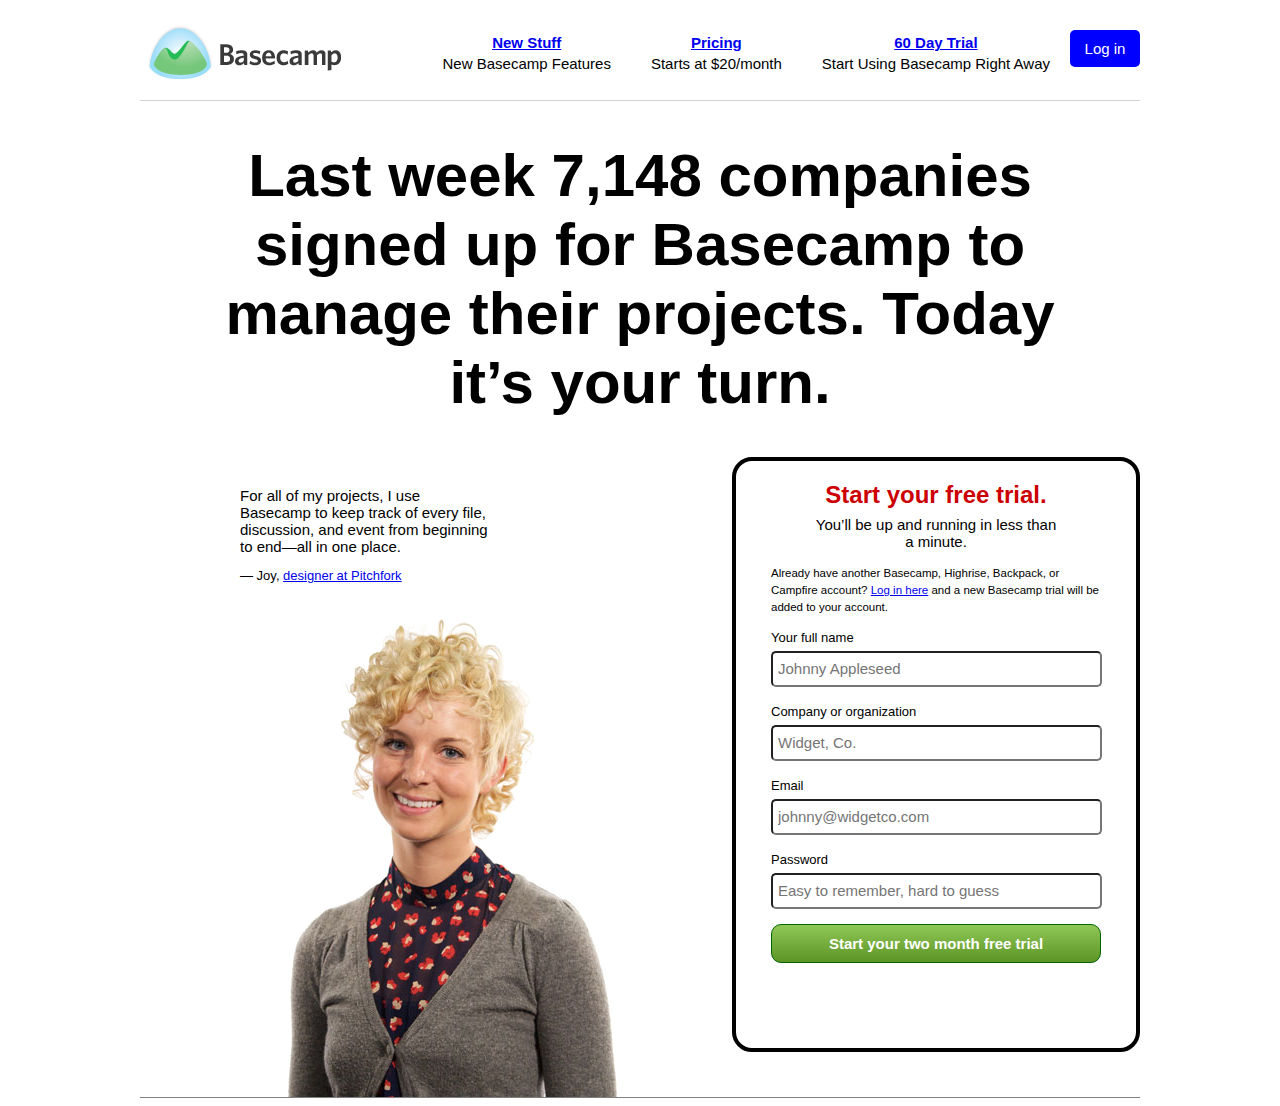
<file: basecamp/index.html>
<!DOCTYPE html>
<html>
  <head>
    <meta charset='utf-8'></meta>
    <link rel="stylesheet" type="text/css" href="styles.css" />
  </head>
  <body>
    <div class='container'>
    <header class='fMed'>
      <div class='logo left'><img src="logo.png"/>
      </div>

      <div class='login right'>Log in</div>

      <div class='links right'>
        <a href="#">60 Day Trial</a>
        <p>Start Using Basecamp Right Away</p>
      </div>

      <div class='links right'>
        <a href="#">Pricing</a>
        <p>Starts at $20/month</p>
      </div>

      <div class='links right'>
        <a href="#">New Stuff</a>
        <p>New Basecamp Features</p>
      </div>
    </header>

    <section class='welcome'>
      <h1>Last week 7,148 companies signed up for Basecamp to manage their projects. Today it’s your turn.</h1>
    </section>

    <section class='content cf'>
      <!-- <div class='left testimonial'> -->

      <!-- </div> -->
      <div class='signup right'>
        <h2>Start your free trial.</h2>
        <p class='subtitle fMed'>You’ll be up and running in less than a minute.</p>

        <p class='fTiny'>Already have another Basecamp, Highrise, Backpack, or Campfire account? <a href="#">Log in here</a> and a new Basecamp trial will be added to your account.</p>

        <form>
          <span class='fSmall'>Your full name</span>
          <br/>
          <input class="fMed" type='text' placeholder='Johnny Appleseed'></input>
          <br/>

          <span class='fSmall'>Company or organization</span>
          <br/>
          <input class="fMed" type='text' placeholder='Widget, Co.'></input>
          <br/>

          <span class='fSmall'>Email</span>
          <br/>
          <input class="fMed" type='text' placeholder='johnny@widgetco.com'></input>
          <br/>

          <span class='fSmall'>Password</span>
          <br/>
          <input class="fMed" type='password' placeholder='Easy to remember, hard to guess'></input>

          <button class='fMed'> Start your two month free trial </button>


        </form>





      </div>


      <div class='left blurb fMed'>For all of my projects, I use Basecamp to keep track of every file, discussion, and event from beginning to end—all in one place.
      <p class='fSmall'> — Joy, <a href="www.pitchfork.com">designer at Pitchfork</a></p>
      </div>
      <img class='left joy' src="joy.png"/>

    </section>

    </div>
  </body>
</html>
</file>
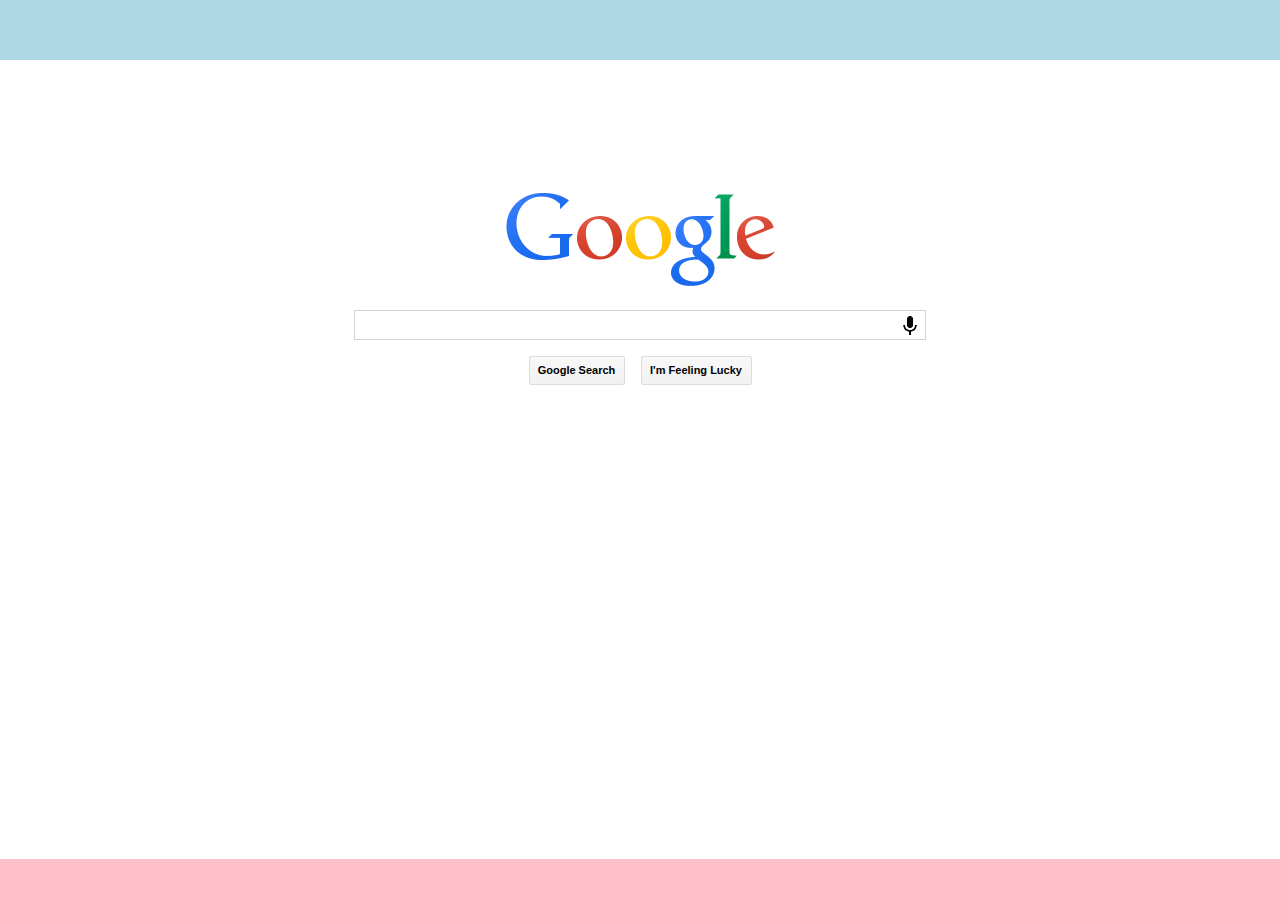
<file: google/index.html>
<!DOCTYPE html>
<html>
  <head>
    <link rel="stylesheet" type="text/css" href="styles.css" />
    <script src="http://code.jquery.com/jquery-1.10.2.min.js"></script>
  </head>
  <body>
    <div id='container'>
      <div id='topbar'>
      </div>

      <div id='main'>
        <div id='logo'>
          <img class='logo' src='google.png'/>
        </div>
        <div class='search'>
          <div class='inputLeft'>
            <input class='input' type='text'></input>
          </div>
          <div class='inputRight'>
            <div class='mic'></div>
          </div>
        </div>
        <div class='buttons'>
          <button class='buttonLeft'></span>Google Search</span></button>
          <button class='buttonRight'><span>I'm Feeling Lucky</span></button>
        </div>
      </div>

      <div id='footer'>
      </div>
      <script>
      $(document).ready(function() {
        $('.search').focusin(function() {
          $(this).  css({'border-color':'#4d90fe'});
        });
        $('.search').focusout(function() {
          $(this).css({'border-color':'lightgray'})
        })
      })
      </script>
    </div>
  </body>
</html>
</file>
<file: basecamp/styles.css>
body{
  font-family: "Proxima Nova", "Helvetica Neue", helvetica, arial, sans-serif;
}

.left {
  float: left;
}

.right {
  float: right;
}

.fMed {
  font-size: 15px;
}

.fSmall {
  font-size: 13px;
}

.fTiny {
  font-size: 11.5px;
}

.container { 
  margin: 0 auto;
  /*text-align: center;*/
  max-width: 1000px;
}

header {
  /*background-color: blue;*/
  height: 80px;
  margin-top: 20px;
  border-bottom: 1px solid lightgray;
}

.login {
  width: 50px;
  background-color: blue;
  color: white;
  text-align: center;
  margin-top: 10px;
  padding: 10px;
  border-radius: 5px;
}

.links {
  text-align: center;
  line-height: 40%;
  margin: 20px 20px;
  cursor: pointer;
}

.links a {
  font-weight: bold;
}

.welcome {
  padding: 0 50px;
  text-align: center;
  font-size: 30px;
}

.signup {
  width: 330px;
  height: 517px;
  border: 4px solid black;
  border-radius: 20px;
}

.joy {
  margin-left: 120px;
}

.blurb {
  margin: 30px 0 20px 100px;
  width: 250px;
}

.content {
  border-bottom: 1px solid gray;
}

.signup {
  padding: 35px;
  line-height: 17px;
}

.signup h2, .signup .subtitle {
  text-align: center;
}

.signup h2 {
  margin-top: -10px;
  color: #CC0000;
}

.signup .subtitle {
  padding: 0 42px;
  margin-top: -7px;
}



.cf:before,
.cf:after {
    content: " "; /* 1 */
    display: table; /* 2 */
}

.cf:after {
    clear: both;
}

.cf {
    *zoom: 1;
}

.signup form input {
  width: 320px;
  height: 30px;
  border-radius: 5px;
  margin-top: 5px;
  margin-bottom: 15px;
  padding-left: 5px;
}

.signup form button {
  width: 100%;
  padding: 10px 0;
  font-weight: bold;
  border-radius: 10px;
  border: 1px solid darkgreen;
  background: -webkit-gradient(linear, left top, left bottom, from(#8fc857), to(#5c9425));
  background: -moz-linear-gradient(top, #8fc857, #5c9425);
  color: white;
}
</file>
<file: google/styles.css>
html, body {
  margin: 0;
  padding: 0;
  height: 100%;
}

*:focus{
  outline: none;
}

#container {
  min-height: 100%;
  position: relative;
}

#main {
  height:231px;
  margin: 0 auto;
  text-align: center;
}

#footer {
  bottom:0;
  width: 100%;
  height: 41px;
  position:absolute;
  background-color: pink;
}

#topbar {
  background-color: lightblue;
  height: 60px;
}

#logo {
  margin-top: 20px;
  min-height: 230px;
}

img.logo {
  padding-top: 112px;
  width: 269px;
  height: 95px;
}

.search {
  margin: 0 auto;
  width: 570px;
  height: 28px;
  border: 1px solid lightgray;
}

.search:hover {
  border-color: #c6c6c6;
}

.clickSearch {
  border-color: #4d90fe;
}

.input {
  width: 523px;
  height: 20px;
  font: 16px arial,sans-serif;
  margin-top: 4px;
  border: none;
  background-color: transparent;
}

.inputLeft {
  float: left;
  width: 541px;
  height: 27px;
}

.inputRight {
  float:left;
  width: 29px;
  height: 27px;

}

.mic {
  height: 27px;
  width: 17px;
  margin: 1px auto;
  background: url([data-uri])
  no-repeat center;
}

.buttons {
  margin: 0 auto;
  text-align: center;
}

.buttonLeft {
  width: 96px;
}

.buttonRight {
  width: 111px;
}

.buttonLeft:hover, .buttonRight:hover {
  box-shadow: 0 1px 0 rgba(0,0,0,.15);
  border-color: #c6c6c6;
}

.buttonLeft, .buttonRight {
  position: relative;
  top: 1px;
  margin: 15px 6px;
  padding-top: 0px;
  height: 29px;
  border: 1px solid #dcdcdc;
  border-radius: 2px;
  background: -webkit-linear-gradient(top,#f8f8f8,#f1f1f1);
  font: bold 11px/27px Arial,sans-serif!important;
}
</file>
